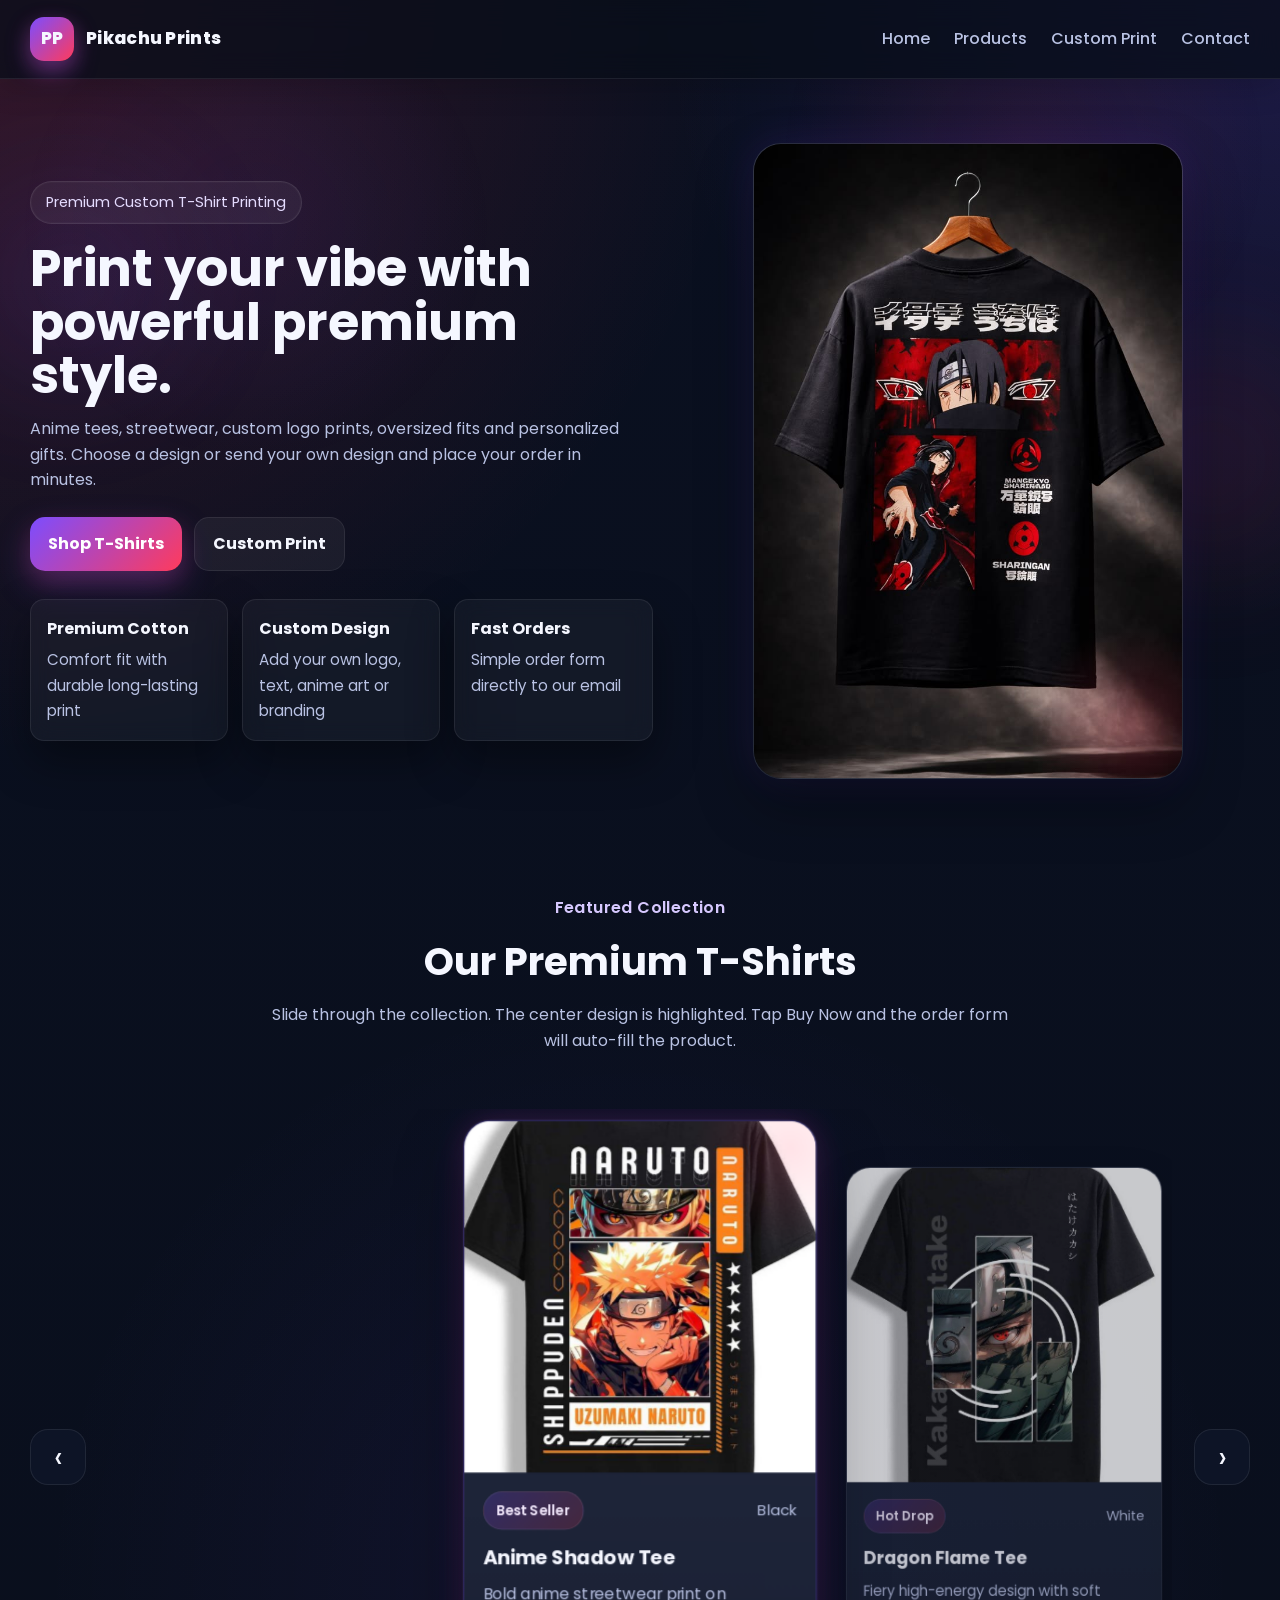
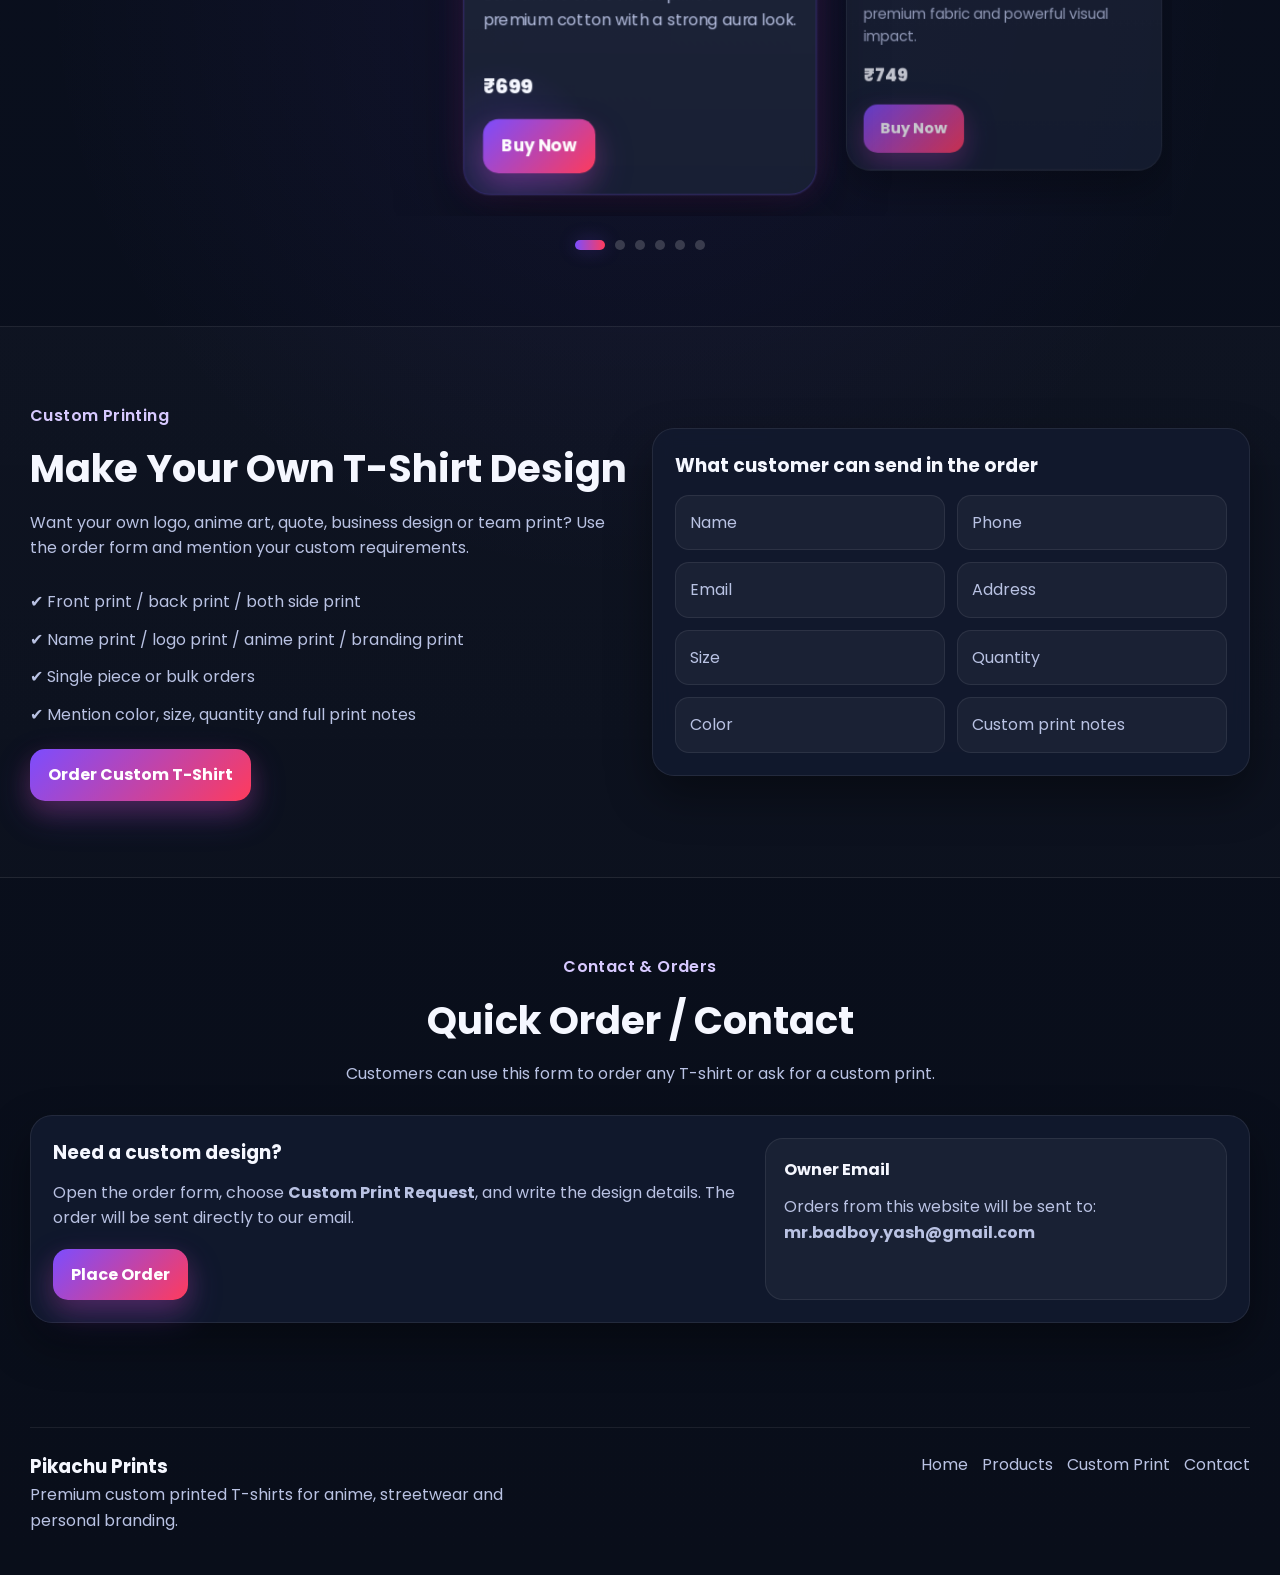
<file: index.html>
<!DOCTYPE html>
<html lang="en">
<head>
  <meta charset="UTF-8" />
  <meta name="viewport" content="width=device-width, initial-scale=1.0" />
  <title>Pikachu Prints | Premium T-Shirt Store</title>
  <meta
    name="description"
    content="Custom printed T-shirts, anime tees, streetwear and personalized designs."
  />

  <link rel="preconnect" href="https://fonts.googleapis.com" />
  <link rel="preconnect" href="https://fonts.gstatic.com" crossorigin />
  <link
    href="https://fonts.googleapis.com/css2?family=Poppins:wght@300;400;500;600;700;800&display=swap"
    rel="stylesheet"
  />

  <link rel="stylesheet" href="style.css" />
</head>
<body>

  <!-- =========================
       HEADER
  ========================== -->
  <header class="header">
    <div class="container nav">
      <a href="#home" class="logo">
        <span class="logo-badge">PP</span>
        <span>Pikachu Prints</span>
      </a>

      <nav class="nav-links" id="navLinks">
        <a href="#home">Home</a>
        <a href="#products">Products</a>
        <a href="#custom">Custom Print</a>
        <a href="#contact">Contact</a>
      </nav>

      <button class="menu-btn" id="menuBtn" aria-label="Open menu" type="button">☰</button>
    </div>
  </header>

  <!-- =========================
       HERO
  ========================== -->
  <section class="hero" id="home">
    <div class="container hero-grid">
      <div class="hero-text">
        <span class="tag">Premium Custom T-Shirt Printing</span>
        <h1>Print your vibe with powerful premium style.</h1>
        <p>
          Anime tees, streetwear, custom logo prints, oversized fits and personalized gifts.
          Choose a design or send your own design and place your order in minutes.
        </p>

        <div class="hero-actions">
          <a href="#products" class="btn btn-primary">Shop T-Shirts</a>
          <a href="#custom" class="btn btn-secondary">Custom Print</a>
        </div>

        <div class="hero-features">
          <div class="feature-card">
            <strong>Premium Cotton</strong>
            <span>Comfort fit with durable long-lasting print</span>
          </div>
          <div class="feature-card">
            <strong>Custom Design</strong>
            <span>Add your own logo, text, anime art or branding</span>
          </div>
          <div class="feature-card">
            <strong>Fast Orders</strong>
            <span>Simple order form directly to our email</span>
          </div>
        </div>
      </div>

      <div class="hero-visual">
        <div class="hero-card glow-card">
          <img src="tee0.jpg" alt="Featured T-shirt" />
          <div class="hero-card-info">
            <h3>Anime Shadow Tee</h3>
            <p>₹699 • Oversized • Black</p>
            <button
              class="btn btn-primary buy-btn"
              data-product="Anime Shadow Tee"
              data-price="699"
              type="button"
            >
              Buy Now
            </button>
          </div>
        </div>
      </div>
    </div>
  </section>

  <!-- =========================
       PRODUCTS SLIDER
  ========================== -->
  <section class="section products-slider-section" id="products">
    <div class="container">
      <div class="section-head">
        <span class="section-kicker">Featured Collection</span>
        <h2>Our Premium T-Shirts</h2>
        <p>
          Slide through the collection. The center design is highlighted.
          Tap Buy Now and the order form will auto-fill the product.
        </p>
      </div>

      <div class="products-slider-wrap">
        <!-- Left arrow -->
        <button class="slider-arrow slider-arrow-left" id="prevProduct" type="button" aria-label="Previous product">
          ‹
        </button>

        <!-- Slider viewport -->
        <div class="products-slider">
          <div class="product-track" id="productTrack">

            <!-- Slide 1 -->
            <article class="product-slide active">
              <div class="product-card premium-card">
                <div class="product-img">
                  <img src="tee1.jpg" alt="Anime Shadow Tee" />
                </div>

                <div class="product-body">
                  <div class="product-topline">
                    <span class="product-badge">Best Seller</span>
                    <span class="product-color">Black</span>
                  </div>

                  <h3>Anime Shadow Tee</h3>
                  <p>Bold anime streetwear print on premium cotton with a strong aura look.</p>

                  <div class="product-meta">
                    <span class="price">₹699</span>
                  </div>

                  <button
                    class="btn btn-primary buy-btn"
                    data-product="Anime Shadow Tee"
                    data-price="699"
                    type="button"
                  >
                    Buy Now
                  </button>
                </div>
              </div>
            </article>

            <!-- Slide 2 -->
            <article class="product-slide">
              <div class="product-card premium-card">
                <div class="product-img">
                  <img src="tee2.jpg" alt="Dragon Flame Tee" />
                </div>

                <div class="product-body">
                  <div class="product-topline">
                    <span class="product-badge">Hot Drop</span>
                    <span class="product-color">White</span>
                  </div>

                  <h3>Dragon Flame Tee</h3>
                  <p>Fiery high-energy design with soft premium fabric and powerful visual impact.</p>

                  <div class="product-meta">
                    <span class="price">₹749</span>
                  </div>

                  <button
                    class="btn btn-primary buy-btn"
                    data-product="Dragon Flame Tee"
                    data-price="749"
                    type="button"
                  >
                    Buy Now
                  </button>
                </div>
              </div>
            </article>

            <!-- Slide 3 -->
            <article class="product-slide">
              <div class="product-card premium-card">
                <div class="product-img">
                  <img src="tee3.jpg" alt="Minimal Aura Tee" />
                </div>

                <div class="product-body">
                  <div class="product-topline">
                    <span class="product-badge">Clean Style</span>
                    <span class="product-color">Beige</span>
                  </div>

                  <h3>Minimal Aura Tee</h3>
                  <p>Minimal premium chest print tee for a clean and stylish everyday look.</p>

                  <div class="product-meta">
                    <span class="price">₹649</span>
                  </div>

                  <button
                    class="btn btn-primary buy-btn"
                    data-product="Minimal Aura Tee"
                    data-price="649"
                    type="button"
                  >
                    Buy Now
                  </button>
                </div>
              </div>
            </article>

            <!-- Slide 4 -->
            <article class="product-slide">
              <div class="product-card premium-card">
                <div class="product-img">
                  <img src="tee4.jpg" alt="Samurai Ink Tee" />
                </div>

                <div class="product-body">
                  <div class="product-topline">
                    <span class="product-badge">Japanese Style</span>
                    <span class="product-color">Navy</span>
                  </div>

                  <h3>Samurai Ink Tee</h3>
                  <p>Brush-art inspired premium tee with bold samurai back-print aesthetics.</p>

                  <div class="product-meta">
                    <span class="price">₹799</span>
                  </div>

                  <button
                    class="btn btn-primary buy-btn"
                    data-product="Samurai Ink Tee"
                    data-price="799"
                    type="button"
                  >
                    Buy Now
                  </button>
                </div>
              </div>
            </article>

            <!-- Slide 5 -->
            <article class="product-slide">
              <div class="product-card premium-card">
                <div class="product-img">
                  <img src="tee5.jpg" alt="Cyber Pulse Tee" />
                </div>

                <div class="product-body">
                  <div class="product-topline">
                    <span class="product-badge">Futuristic</span>
                    <span class="product-color">Grey</span>
                  </div>

                  <h3>Cyber Pulse Tee</h3>
                  <p>Neon futuristic digital print with a premium streetwear cyber vibe.</p>

                  <div class="product-meta">
                    <span class="price">₹849</span>
                  </div>

                  <button
                    class="btn btn-primary buy-btn"
                    data-product="Cyber Pulse Tee"
                    data-price="849"
                    type="button"
                  >
                    Buy Now
                  </button>
                </div>
              </div>
            </article>

            <!-- Slide 6 -->
            <article class="product-slide">
              <div class="product-card premium-card">
                <div class="product-img">
                  <img src="tee6.jpg" alt="Custom Name Tee" />
                </div>

                <div class="product-body">
                  <div class="product-topline">
                    <span class="product-badge">Custom</span>
                    <span class="product-color">Any Color</span>
                  </div>

                  <h3>Custom Name Tee</h3>
                  <p>Add your own name, logo, quote or design to create your own personalized tee.</p>

                  <div class="product-meta">
                    <span class="price">₹899</span>
                  </div>

                  <button
                    class="btn btn-primary buy-btn"
                    data-product="Custom Name Tee"
                    data-price="899"
                    type="button"
                  >
                    Buy Now
                  </button>
                </div>
              </div>
            </article>

          </div>
        </div>

        <!-- Right arrow -->
        <button class="slider-arrow slider-arrow-right" id="nextProduct" type="button" aria-label="Next product">
          ›
        </button>
      </div>

      <!-- Slider dots -->
      <div class="slider-dots" id="productDots"></div>
    </div>
  </section>

  <!-- =========================
       CUSTOM PRINT
  ========================== -->
  <section class="section alt-section" id="custom">
    <div class="container custom-grid">
      <div>
        <div class="section-head left">
          <span class="section-kicker">Custom Printing</span>
          <h2>Make Your Own T-Shirt Design</h2>
          <p>
            Want your own logo, anime art, quote, business design or team print?
            Use the order form and mention your custom requirements.
          </p>
        </div>

        <ul class="custom-list">
          <li>✔ Front print / back print / both side print</li>
          <li>✔ Name print / logo print / anime print / branding print</li>
          <li>✔ Single piece or bulk orders</li>
          <li>✔ Mention color, size, quantity and full print notes</li>
        </ul>

        <button class="btn btn-primary open-custom-order" type="button">
          Order Custom T-Shirt
        </button>
      </div>

      <div class="custom-card">
        <h3>What customer can send in the order</h3>
        <div class="custom-info-grid">
          <div class="info-box">Name</div>
          <div class="info-box">Phone</div>
          <div class="info-box">Email</div>
          <div class="info-box">Address</div>
          <div class="info-box">Size</div>
          <div class="info-box">Quantity</div>
          <div class="info-box">Color</div>
          <div class="info-box">Custom print notes</div>
        </div>
      </div>
    </div>
  </section>

  <!-- =========================
       CONTACT
  ========================== -->
  <section class="section" id="contact">
    <div class="container">
      <div class="section-head">
        <span class="section-kicker">Contact & Orders</span>
        <h2>Quick Order / Contact</h2>
        <p>
          Customers can use this form to order any T-shirt or ask for a custom print.
        </p>
      </div>

      <div class="contact-card">
        <div class="contact-copy">
          <h3>Need a custom design?</h3>
          <p>
            Open the order form, choose <strong>Custom Print Request</strong>,
            and write the design details. The order will be sent directly to our email.
          </p>
          <button class="btn btn-primary open-custom-order" type="button">
            Place Order
          </button>
        </div>

        <div class="contact-note">
          <h4>Owner Email</h4>
          <p>
            Orders from this website will be sent to:
            <strong>mr.badboy.yash@gmail.com</strong>
          </p>
        </div>
      </div>
    </div>
  </section>

  <!-- =========================
       FOOTER
  ========================== -->
  <footer class="footer">
    <div class="container footer-wrap">
      <div>
        <h3>Pikachu Prints</h3>
        <p>
          Premium custom printed T-shirts for anime, streetwear and personal branding.
        </p>
      </div>

      <div class="footer-links">
        <a href="#home">Home</a>
        <a href="#products">Products</a>
        <a href="#custom">Custom Print</a>
        <a href="#contact">Contact</a>
      </div>
    </div>
  </footer>

  <!-- =========================
       ORDER MODAL
  ========================== -->
  <div class="modal" id="orderModal" aria-hidden="true">
    <div class="modal-overlay" id="modalOverlay"></div>

    <div class="modal-card" role="dialog" aria-modal="true" aria-labelledby="orderTitle">
      <button class="close-modal" id="closeModal" aria-label="Close" type="button">✕</button>

      <div class="modal-head">
        <h2 id="orderTitle">Place Your Order</h2>
        <p>Fill the details. This order will be sent directly to our email.</p>
      </div>

      <form
        id="orderForm"
        class="order-form"
        action="https://formsubmit.co/mr.badboy.yash@gmail.com"
        method="POST"
        target="hidden_iframe"
      >
        <!-- FormSubmit settings -->
        <input type="hidden" name="_subject" value="New T-Shirt Order - Pikachu Prints" />
        <input type="hidden" name="_template" value="table" />
        <input type="hidden" name="_captcha" value="false" />
        <input
          type="hidden"
          name="_next"
          value="https://yashaaaaviruser.github.io/T-shirt-Store/thanks.html"
        />

        <!-- Honeypot anti-spam -->
        <input
          type="text"
          name="_honey"
          class="hidden-honey"
          tabindex="-1"
          autocomplete="off"
        />

        <div class="form-grid">
          <div class="form-group">
            <label for="customerName">Full Name</label>
            <input
              type="text"
              id="customerName"
              name="Customer Name"
              placeholder="Enter full name"
              required
            />
          </div>

          <div class="form-group">
            <label for="customerPhone">Phone Number</label>
            <input
              type="tel"
              id="customerPhone"
              name="Phone Number"
              placeholder="Enter phone number"
              required
            />
          </div>

          <div class="form-group">
            <label for="customerEmail">Email</label>
            <input
              type="email"
              id="customerEmail"
              name="Customer Email"
              placeholder="Enter email"
              required
            />
          </div>

          <div class="form-group">
            <label for="cityState">City / State</label>
            <input
              type="text"
              id="cityState"
              name="City / State"
              placeholder="Example: Pune, Maharashtra"
              required
            />
          </div>

          <div class="form-group full">
            <label for="customerAddress">Full Delivery Address</label>
            <textarea
              id="customerAddress"
              name="Delivery Address"
              placeholder="House no, area, city, state, pincode"
              required
            ></textarea>
          </div>

          <div class="form-group">
            <label for="productName">Product</label>
            <input
              type="text"
              id="productName"
              name="Product Name"
              placeholder="Selected product"
              required
            />
          </div>

          <div class="form-group">
            <label for="productPrice">Price (₹)</label>
            <input
              type="text"
              id="productPrice"
              name="Product Price"
              placeholder="Price"
              required
            />
          </div>

          <div class="form-group">
            <label for="size">Size</label>
            <select id="size" name="Size" required>
              <option value="">Select size</option>
              <option>S</option>
              <option>M</option>
              <option>L</option>
              <option>XL</option>
              <option>XXL</option>
            </select>
          </div>

          <div class="form-group">
            <label for="quantity">Quantity</label>
            <input type="number" id="quantity" name="Quantity" min="1" value="1" required />
          </div>

          <div class="form-group">
            <label for="color">Preferred Color</label>
            <input
              type="text"
              id="color"
              name="Preferred Color"
              placeholder="Black / White / Grey etc."
            />
          </div>

          <div class="form-group">
            <label for="printType">Order Type</label>
            <select id="printType" name="Order Type" required>
              <option value="Ready Product Order">Ready Product Order</option>
              <option value="Custom Print Request">Custom Print Request</option>
            </select>
          </div>

          <div class="form-group full">
            <label for="customNotes">Custom Print Notes / Design Instructions</label>
            <textarea
              id="customNotes"
              name="Custom Notes"
              placeholder="Write logo text, anime design name, front/back print, sleeve print, special request, etc."
            ></textarea>
          </div>

          <div class="form-group full">
            <label for="orderSummary">Order Summary</label>
            <textarea
              id="orderSummary"
              name="Order Summary"
              readonly
              placeholder="Auto-generated summary will appear here"
            ></textarea>
          </div>
        </div>

        <div class="form-actions">
          <button type="button" class="btn btn-secondary" id="cancelModal">Cancel</button>
          <button type="submit" class="btn btn-primary big-btn">Place Order</button>
        </div>
      </form>

      <iframe name="hidden_iframe" style="display:none;"></iframe>
    </div>
  </div>

  <script src="script.js"></script>
</body>
</html>
</file>
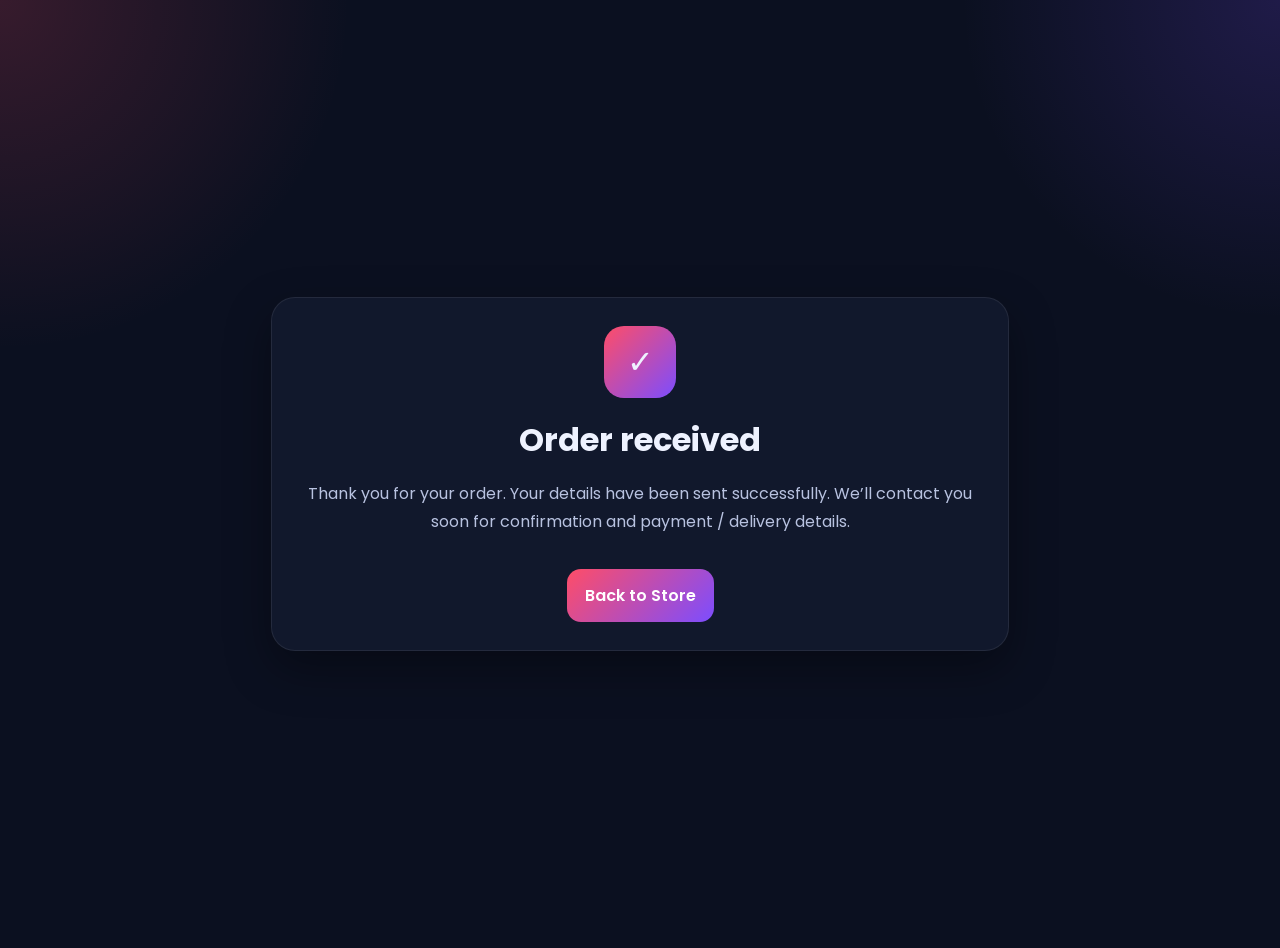
<file: thanks.html>
<!DOCTYPE html>
<html lang="en">
<head>
  <meta charset="UTF-8" />
  <meta name="viewport" content="width=device-width, initial-scale=1.0" />
  <title>Order Received | Pikachu Prints</title>
  <link rel="preconnect" href="https://fonts.googleapis.com">
  <link rel="preconnect" href="https://fonts.gstatic.com" crossorigin>
  <link href="https://fonts.googleapis.com/css2?family=Poppins:wght@300;400;500;600;700;800&display=swap" rel="stylesheet">
  <style>
    body{
      margin:0;
      min-height:100vh;
      display:grid;
      place-items:center;
      font-family:Poppins,sans-serif;
      background:
        radial-gradient(circle at top right, rgba(124,77,255,0.18), transparent 20%),
        radial-gradient(circle at top left, rgba(255,77,103,0.18), transparent 22%),
        #0b1020;
      color:#eef2ff;
      padding:24px;
    }
    .card{
      width:min(100%, 680px);
      background:#11182c;
      border:1px solid rgba(255,255,255,0.08);
      border-radius:24px;
      padding:28px;
      text-align:center;
      box-shadow:0 18px 45px rgba(0,0,0,0.35);
    }
    .icon{
      width:72px;
      height:72px;
      border-radius:20px;
      display:grid;
      place-items:center;
      margin:0 auto 18px;
      font-size:2rem;
      background:linear-gradient(135deg,#ff4d67,#7c4dff);
    }
    h1{ margin:0 0 10px; }
    p{ color:#b8c2e0; line-height:1.7; }
    a{
      display:inline-block;
      margin-top:18px;
      padding:14px 18px;
      border-radius:14px;
      background:linear-gradient(135deg,#ff4d67,#7c4dff);
      color:white;
      text-decoration:none;
      font-weight:600;
    }
  </style>
</head>
<body>
  <div class="card">
    <div class="icon">✓</div>
    <h1>Order received</h1>
    <p>
      Thank you for your order. Your details have been sent successfully.
      We’ll contact you soon for confirmation and payment / delivery details.
    </p>
    <a href="./index.html">Back to Store</a>
  </div>
</body>
</html>
</file>
<file: style.css>
:root{
  --bg: #090e1a;
  --bg-2: #0f1628;
  --panel: rgba(18, 26, 46, 0.92);
  --panel-2: rgba(255,255,255,0.05);
  --text: #f5f7ff;
  --muted: #b9c2e3;
  --line: rgba(255,255,255,0.08);

  /* THEME */
  --brand-1: #7C4DFF;   /* Purple */
  --brand-2: #FF3B5C;   /* Crimson Red */

  --glow-1: rgba(124,77,255,0.45);
  --glow-2: rgba(255,59,92,0.35);

  --success: #16c784;
  --shadow: 0 20px 45px rgba(0,0,0,0.38);
  --radius: 22px;
  --radius-sm: 14px;
  --container: 1220px;
}

/* =========================
   RESET
========================= */
*{
  margin: 0;
  padding: 0;
  box-sizing: border-box;
}

html{
  scroll-behavior: smooth;
}

body{
  font-family: 'Poppins', sans-serif;
  color: var(--text);
  line-height: 1.6;
  background:
    radial-gradient(circle at top right, rgba(124,77,255,0.18), transparent 18%),
    radial-gradient(circle at top left, rgba(255,59,92,0.18), transparent 22%),
    radial-gradient(circle at center, rgba(124,77,255,0.08), transparent 35%),
    linear-gradient(180deg, #0a1020 0%, #090e1a 100%);
  overflow-x: hidden;
  min-height: 100vh;
}

img{
  display: block;
  width: 100%;
  height: 100%;
  object-fit: cover;
}

a{
  color: inherit;
  text-decoration: none;
}

button,
input,
textarea,
select{
  font: inherit;
}

.container{
  width: min(100% - 32px, var(--container));
  margin-inline: auto;
}

/* =========================
   BACKGROUND DECOR
========================= */
body::before,
body::after{
  content: "";
  position: fixed;
  inset: auto;
  pointer-events: none;
  z-index: -1;
  filter: blur(60px);
  opacity: 0.7;
}

body::before{
  width: 320px;
  height: 320px;
  left: -90px;
  top: 120px;
  border-radius: 50%;
  background: radial-gradient(circle, rgba(124,77,255,0.25), transparent 68%);
}

body::after{
  width: 360px;
  height: 360px;
  right: -110px;
  top: 280px;
  border-radius: 50%;
  background: radial-gradient(circle, rgba(255,59,92,0.18), transparent 70%);
}

/* =========================
   HEADER
========================= */
.header{
  position: sticky;
  top: 0;
  z-index: 50;
  backdrop-filter: blur(14px);
  background: rgba(9,14,26,0.76);
  border-bottom: 1px solid var(--line);
  box-shadow: 0 8px 30px rgba(0,0,0,0.18);
}

.nav{
  min-height: 78px;
  display: flex;
  align-items: center;
  justify-content: space-between;
  gap: 18px;
}

.logo{
  display: inline-flex;
  align-items: center;
  gap: 12px;
  font-weight: 800;
  font-size: 1.08rem;
  letter-spacing: 0.3px;
}

.logo-badge{
  width: 44px;
  height: 44px;
  border-radius: 14px;
  display: grid;
  place-items: center;
  background: linear-gradient(135deg, var(--brand-1), var(--brand-2));
  box-shadow:
    0 10px 25px rgba(124,77,255,0.35),
    0 8px 20px rgba(255,59,92,0.25);
}

.nav-links{
  display: flex;
  align-items: center;
  gap: 24px;
}

.nav-links a{
  color: var(--muted);
  font-weight: 500;
  transition: 0.22s ease;
  position: relative;
}

.nav-links a:hover{
  color: var(--text);
}

.nav-links a::after{
  content: "";
  position: absolute;
  left: 0;
  bottom: -6px;
  width: 0%;
  height: 2px;
  border-radius: 999px;
  background: linear-gradient(90deg, var(--brand-1), var(--brand-2));
  transition: 0.25s ease;
}

.nav-links a:hover::after{
  width: 100%;
}

.menu-btn{
  display: none;
  background: rgba(255,255,255,0.03);
  color: var(--text);
  border: 1px solid var(--line);
  padding: 10px 12px;
  border-radius: 12px;
  cursor: pointer;
}

/* =========================
   BUTTONS
========================= */
.btn{
  border: none;
  border-radius: 15px;
  padding: 13px 18px;
  font-weight: 700;
  cursor: pointer;
  transition:
    transform 0.18s ease,
    opacity 0.18s ease,
    box-shadow 0.18s ease,
    filter 0.18s ease;
  display: inline-flex;
  align-items: center;
  justify-content: center;
  text-align: center;
}

.btn:hover{
  transform: translateY(-2px);
  filter: brightness(1.04);
}

.btn-primary{
  color: white;
  background: linear-gradient(135deg, var(--brand-1), var(--brand-2));
  box-shadow:
    0 14px 35px rgba(124,77,255,0.25),
    0 10px 25px rgba(255,59,92,0.20);
}

.btn-secondary{
  color: var(--text);
  background: rgba(255,255,255,0.05);
  border: 1px solid var(--line);
}

.big-btn{
  width: 100%;
  padding-block: 15px;
  font-size: 1rem;
}

/* =========================
   HERO
========================= */
.hero{
  padding: 64px 0 40px;
  position: relative;
}

.hero::before{
  content: "";
  position: absolute;
  inset: 0;
  pointer-events: none;
  background:
    radial-gradient(circle at 20% 20%, rgba(124,77,255,0.08), transparent 20%),
    radial-gradient(circle at 80% 10%, rgba(255,59,92,0.08), transparent 20%);
}

.hero-grid{
  display: grid;
  grid-template-columns: 1.05fr 0.95fr;
  gap: 34px;
  align-items: center;
  position: relative;
  z-index: 1;
}

.tag{
  display: inline-flex;
  padding: 9px 15px;
  border-radius: 999px;
  border: 1px solid rgba(255,255,255,0.09);
  background: rgba(255,255,255,0.05);
  color: #e5dcff;
  margin-bottom: 18px;
  font-size: 0.92rem;
  box-shadow: inset 0 0 0 1px rgba(255,255,255,0.02);
}

.hero-text h1{
  font-size: clamp(2.2rem, 4vw, 4.4rem);
  line-height: 1.04;
  margin-bottom: 14px;
}

.hero-text p{
  color: var(--muted);
  max-width: 62ch;
  margin-bottom: 24px;
  font-size: 1rem;
}

.hero-actions{
  display: flex;
  flex-wrap: wrap;
  gap: 12px;
  margin-bottom: 28px;
}

.hero-features{
  display: grid;
  grid-template-columns: repeat(3, 1fr);
  gap: 14px;
}

.feature-card{
  background: rgba(255,255,255,0.04);
  border: 1px solid var(--line);
  border-radius: var(--radius-sm);
  padding: 16px;
  box-shadow: var(--shadow);
  backdrop-filter: blur(10px);
}

.feature-card strong{
  display: block;
  margin-bottom: 6px;
}

.feature-card span{
  color: var(--muted);
  font-size: 0.95rem;
}

/* =========================
   HERO PRODUCT CARD
========================= */
.hero-visual{
  display: flex;
  justify-content: center;
}

.glow-card{
  width: min(100%, 430px);
  background: linear-gradient(180deg, rgba(255,255,255,0.09), rgba(255,255,255,0.04));
  border: 1px solid rgba(255,255,255,0.08);
  border-radius: 28px;
  overflow: hidden;
  box-shadow:
    0 24px 55px rgba(0,0,0,0.35),
    0 0 40px rgba(124,77,255,0.15);
  position: relative;
}

.glow-card::before{
  content: "";
  position: absolute;
  inset: -40% auto auto -20%;
  width: 220px;
  height: 220px;
  border-radius: 50%;
  background: radial-gradient(circle, rgba(124,77,255,0.22), transparent 65%);
  pointer-events: none;
}

.glow-card::after{
  content: "";
  position: absolute;
  right: -60px;
  bottom: -60px;
  width: 220px;
  height: 220px;
  border-radius: 50%;
  background: radial-gradient(circle, rgba(255,59,92,0.20), transparent 65%);
  pointer-events: none;
}

.hero-card img{
  aspect-ratio: 4 / 4.4;
}

.hero-card-info{
  padding: 18px;
  position: relative;
  z-index: 1;
}

.hero-card-info h3{
  margin-bottom: 6px;
}

.hero-card-info p{
  color: var(--muted);
  margin-bottom: 14px;
}

/* =========================
   SECTIONS
========================= */
.section{
  padding: 76px 0;
}

.alt-section{
  background: linear-gradient(180deg, rgba(255,255,255,0.025), rgba(255,255,255,0.015));
  border-top: 1px solid var(--line);
  border-bottom: 1px solid var(--line);
}

.section-head{
  text-align: center;
  max-width: 760px;
  margin: 0 auto 28px;
}

.section-head.left{
  text-align: left;
  margin-inline: 0;
}

.section-kicker{
  display: inline-block;
  color: #d7c9ff;
  font-weight: 600;
  margin-bottom: 10px;
  letter-spacing: 0.4px;
}

.section-head h2{
  font-size: clamp(1.8rem, 3vw, 2.6rem);
  margin-bottom: 10px;
}

.section-head p{
  color: var(--muted);
}

/* =========================
   PRODUCTS SLIDER SECTION
========================= */
.products-slider-section{
  position: relative;
}

.products-slider-wrap{
  position: relative;
  width: 100%;
  overflow: hidden;
  padding: 28px 78px 18px;
}

/* Slider viewport */
.products-slider{
  overflow: hidden;
  width: 100%;
  position: relative;
  min-height: 590px;
}

/* Moving track */
.product-track{
  display: flex;
  align-items: stretch;
  gap: 24px;
  transition: transform 0.65s cubic-bezier(0.22, 0.61, 0.36, 1);
  will-change: transform;
  padding: 24px 0 34px;
}

/* Each slide */
.product-slide{
  flex: 0 0 340px;
  transition:
    transform 0.5s ease,
    opacity 0.5s ease,
    filter 0.5s ease;
  opacity: 0.48;
  transform: scale(0.88) translateY(22px);
  filter: blur(0.2px);
  position: relative;
}

/* center slide */
.product-slide.active{
  opacity: 1;
  transform: scale(1.04) translateY(0);
  z-index: 3;
  filter: none;
}

/* left / right visible side slides */
.product-slide.prev,
.product-slide.next{
  opacity: 0.78;
  transform: scale(0.93) translateY(12px);
  z-index: 2;
}

/* other far slides */
.product-slide.far{
  opacity: 0.22;
  transform: scale(0.84) translateY(28px);
  z-index: 1;
}

/* premium product card */
.product-card.premium-card{
  height: 100%;
  background:
    linear-gradient(180deg, rgba(255,255,255,0.08), rgba(255,255,255,0.03)),
    var(--panel);
  border: 1px solid var(--line);
  border-radius: 26px;
  overflow: hidden;
  box-shadow: var(--shadow);
  position: relative;
  transition:
    box-shadow 0.35s ease,
    border-color 0.35s ease,
    transform 0.35s ease;
  backdrop-filter: blur(12px);
}

.product-card.premium-card::before{
  content: "";
  position: absolute;
  left: -60px;
  bottom: -60px;
  width: 190px;
  height: 190px;
  border-radius: 50%;
  background: radial-gradient(circle, rgba(124,77,255,0.16), transparent 70%);
  opacity: 0;
  transition: 0.35s ease;
  pointer-events: none;
}

.product-card.premium-card::after{
  content: "";
  position: absolute;
  right: -70px;
  top: -70px;
  width: 190px;
  height: 190px;
  border-radius: 50%;
  background: radial-gradient(circle, rgba(255,59,92,0.14), transparent 70%);
  opacity: 0;
  transition: 0.35s ease;
  pointer-events: none;
}

.product-slide.active .product-card.premium-card{
  border-color: rgba(124,77,255,0.28);
  box-shadow:
    0 28px 65px rgba(0,0,0,0.44),
    0 0 0 1px rgba(255,255,255,0.04),
    0 0 38px rgba(124,77,255,0.18),
    0 0 30px rgba(255,59,92,0.12);
}

.product-slide.active .product-card.premium-card::before,
.product-slide.active .product-card.premium-card::after{
  opacity: 1;
}

.product-img{
  aspect-ratio: 1 / 1;
  overflow: hidden;
  position: relative;
}

.product-img img{
  transition: transform 0.45s ease;
}

.product-slide.active .product-img img{
  transform: scale(1.06);
}

.product-body{
  padding: 18px;
  position: relative;
  z-index: 1;
}

.product-topline{
  display: flex;
  align-items: center;
  justify-content: space-between;
  gap: 12px;
  margin-bottom: 12px;
}

.product-badge{
  display: inline-flex;
  align-items: center;
  justify-content: center;
  padding: 7px 12px;
  border-radius: 999px;
  font-size: 0.82rem;
  font-weight: 600;
  color: #f6ecff;
  background: linear-gradient(135deg, rgba(124,77,255,0.22), rgba(255,59,92,0.18));
  border: 1px solid rgba(255,255,255,0.08);
}

.product-color{
  color: var(--muted);
  font-size: 0.9rem;
}

.product-body h3{
  margin-bottom: 8px;
  font-size: 1.18rem;
}

.product-body p{
  color: var(--muted);
  margin-bottom: 14px;
  min-height: 72px;
  font-size: 0.96rem;
}

.product-meta{
  display: flex;
  justify-content: space-between;
  align-items: center;
  gap: 10px;
  margin-bottom: 16px;
}

.price{
  font-weight: 800;
  font-size: 1.18rem;
}

/* Slider arrows */
.slider-arrow{
  position: absolute;
  top: 50%;
  transform: translateY(-50%);
  z-index: 5;
  width: 56px;
  height: 56px;
  border-radius: 18px;
  border: 1px solid var(--line);
  background: rgba(15, 22, 40, 0.85);
  color: var(--text);
  font-size: 2rem;
  line-height: 1;
  display: grid;
  place-items: center;
  cursor: pointer;
  transition:
    transform 0.22s ease,
    box-shadow 0.22s ease,
    background 0.22s ease,
    border-color 0.22s ease;
  backdrop-filter: blur(12px);
}

.slider-arrow:hover{
  transform: translateY(-50%) scale(1.04);
  background: rgba(24, 34, 58, 0.95);
  border-color: rgba(124,77,255,0.35);
  box-shadow:
    0 14px 30px rgba(0,0,0,0.28),
    0 0 24px rgba(124,77,255,0.18);
}

.slider-arrow-left{
  left: 0;
}

.slider-arrow-right{
  right: 0;
}

/* Slider dots */
.slider-dots{
  display: flex;
  justify-content: center;
  gap: 10px;
  margin-top: 6px;
  flex-wrap: wrap;
}

.slider-dot{
  width: 10px;
  height: 10px;
  border-radius: 999px;
  border: none;
  cursor: pointer;
  background: rgba(255,255,255,0.18);
  transition:
    transform 0.25s ease,
    width 0.25s ease,
    background 0.25s ease,
    box-shadow 0.25s ease;
}

.slider-dot.active{
  width: 30px;
  background: linear-gradient(90deg, var(--brand-1), var(--brand-2));
  box-shadow: 0 0 18px rgba(124,77,255,0.25);
}

/* =========================
   CUSTOM SECTION
========================= */
.custom-grid{
  display: grid;
  grid-template-columns: 1fr 1fr;
  gap: 24px;
  align-items: center;
}

.custom-list{
  list-style: none;
  display: grid;
  gap: 12px;
  margin: 18px 0 22px;
  color: var(--muted);
}

.custom-card{
  background: var(--panel);
  border: 1px solid var(--line);
  border-radius: 22px;
  padding: 22px;
  box-shadow: var(--shadow);
  backdrop-filter: blur(10px);
}

.custom-card h3{
  margin-bottom: 14px;
}

.custom-info-grid{
  display: grid;
  grid-template-columns: repeat(2, 1fr);
  gap: 12px;
}

.info-box{
  padding: 14px;
  background: rgba(255,255,255,0.04);
  border: 1px solid var(--line);
  border-radius: 14px;
  color: var(--muted);
}

/* =========================
   CONTACT
========================= */
.contact-card{
  display: grid;
  grid-template-columns: 1.2fr 0.8fr;
  gap: 20px;
  background: var(--panel);
  border: 1px solid var(--line);
  border-radius: 22px;
  padding: 22px;
  box-shadow: var(--shadow);
  backdrop-filter: blur(10px);
}

.contact-copy p,
.contact-note p{
  color: var(--muted);
  margin: 12px 0 18px;
}

.contact-note{
  background: rgba(255,255,255,0.04);
  border: 1px solid var(--line);
  border-radius: 18px;
  padding: 18px;
}

/* =========================
   FOOTER
========================= */
.footer{
  padding: 28px 0 42px;
}

.footer-wrap{
  display: flex;
  justify-content: space-between;
  gap: 18px;
  align-items: flex-start;
  border-top: 1px solid var(--line);
  padding-top: 24px;
}

.footer p{
  color: var(--muted);
  max-width: 50ch;
}

.footer-links{
  display: flex;
  flex-wrap: wrap;
  gap: 14px;
  color: var(--muted);
}

.footer-links a:hover{
  color: var(--text);
}

/* =========================
   MODAL
========================= */
.modal{
  position: fixed;
  inset: 0;
  display: none;
  z-index: 100;
}

.modal.show{
  display: block;
}

.modal-overlay{
  position: absolute;
  inset: 0;
  background: rgba(4, 8, 20, 0.78);
  backdrop-filter: blur(8px);
}

.modal-card{
  position: relative;
  width: min(100% - 24px, 940px);
  max-height: calc(100vh - 30px);
  overflow: auto;
  margin: 18px auto;
  background: #0f162b;
  border: 1px solid var(--line);
  border-radius: 24px;
  padding: 22px;
  box-shadow:
    0 20px 60px rgba(0,0,0,0.45),
    0 0 40px rgba(124,77,255,0.10);
}

.close-modal{
  position: absolute;
  top: 14px;
  right: 14px;
  width: 42px;
  height: 42px;
  border-radius: 12px;
  border: 1px solid var(--line);
  background: rgba(255,255,255,0.04);
  color: var(--text);
  cursor: pointer;
}

.modal-head{
  margin-bottom: 18px;
  padding-right: 48px;
}

.modal-head p{
  color: var(--muted);
  margin-top: 6px;
}

/* =========================
   FORM
========================= */
.order-form{
  display: block;
}

.form-grid{
  display: grid;
  grid-template-columns: repeat(2, 1fr);
  gap: 16px;
}

.form-group{
  display: flex;
  flex-direction: column;
  gap: 8px;
}

.form-group.full{
  grid-column: 1 / -1;
}

.form-group label{
  font-weight: 600;
  font-size: 0.95rem;
}

.form-group input,
.form-group select,
.form-group textarea{
  width: 100%;
  border-radius: 14px;
  border: 1px solid var(--line);
  background: rgba(255,255,255,0.04);
  color: var(--text);
  padding: 14px 14px;
  outline: none;
}

.form-group textarea{
  min-height: 120px;
  resize: vertical;
}

.form-group input::placeholder,
.form-group textarea::placeholder{
  color: #8f99b8;
}

.form-group input:focus,
.form-group textarea:focus,
.form-group select:focus{
  border-color: rgba(124,77,255,0.75);
  box-shadow: 0 0 0 3px rgba(124,77,255,0.15);
}

.form-actions{
  display: flex;
  flex-direction: column;
  gap: 12px;
  margin-top: 18px;
}

.hidden-honey{
  display: none !important;
}

/* =========================
   THANKS PAGE SUPPORT
   If thanks.html uses these classes,
   it will automatically look premium too.
========================= */
.thanks-page,
.thanks-section{
  min-height: 100vh;
}

.thanks-wrap,
.thanks-card{
  background: var(--panel);
  border: 1px solid var(--line);
  border-radius: 24px;
  box-shadow: var(--shadow);
  backdrop-filter: blur(10px);
}

.thanks-card{
  padding: 28px;
  text-align: center;
}

/* =========================
   FLOAT ANIMATION
========================= */
@keyframes floatGlow{
  0%{ transform: translateY(0px); }
  50%{ transform: translateY(-8px); }
  100%{ transform: translateY(0px); }
}

.glow-card{
  animation: floatGlow 4s ease-in-out infinite;
}

/* active slide floating */
.product-slide.active .product-card{
  animation: floatGlow 4s ease-in-out infinite;
}

/* =========================
   RESPONSIVE
========================= */
@media (max-width: 1180px){
  .product-slide{
    flex: 0 0 320px;
  }
}

@media (max-width: 1100px){
  .hero-grid,
  .custom-grid,
  .contact-card{
    grid-template-columns: 1fr;
  }

  .hero-features{
    grid-template-columns: 1fr;
  }

  .products-slider-wrap{
    padding-inline: 64px;
  }
}

@media (max-width: 920px){
  .product-slide{
    flex: 0 0 300px;
  }

  .products-slider{
    min-height: 560px;
  }
}

@media (max-width: 820px){
  .products-slider-wrap{
    padding-inline: 54px;
  }

  .product-slide{
    flex: 0 0 280px;
  }

  .product-slide.active{
    transform: scale(1.02) translateY(0);
  }

  .product-slide.prev,
  .product-slide.next{
    transform: scale(0.94) translateY(10px);
  }
}

@media (max-width: 720px){
  .nav-links{
    position: absolute;
    top: 78px;
    right: 16px;
    left: 16px;
    display: none;
    flex-direction: column;
    align-items: flex-start;
    background: #10172b;
    border: 1px solid var(--line);
    border-radius: 18px;
    padding: 14px;
    box-shadow: var(--shadow);
  }

  .nav-links.show{
    display: flex;
  }

  .menu-btn{
    display: inline-flex;
  }

  .form-grid{
    grid-template-columns: 1fr;
  }

  .custom-info-grid{
    grid-template-columns: 1fr;
  }

  .footer-wrap{
    flex-direction: column;
  }

  .hero{
    padding-top: 36px;
  }

  .section{
    padding: 58px 0;
  }

  .products-slider-wrap{
    padding-inline: 0;
  }

  .products-slider{
    min-height: auto;
  }

  .product-track{
    gap: 0;
    padding: 10px 0 22px;
  }

  .product-slide{
    flex: 0 0 100%;
    padding-inline: 10px;
    opacity: 1;
    transform: none;
    filter: none;
  }

  .product-slide.active,
  .product-slide.prev,
  .product-slide.next,
  .product-slide.far{
    opacity: 1;
    transform: none;
    filter: none;
  }

  .product-body p{
    min-height: auto;
  }

  .slider-arrow{
    width: 46px;
    height: 46px;
    font-size: 1.6rem;
    border-radius: 14px;
  }

  .slider-arrow-left{
    left: 6px;
  }

  .slider-arrow-right{
    right: 6px;
  }
}

@media (max-width: 520px){
  .container{
    width: min(100% - 20px, var(--container));
  }

  .hero-text h1{
    font-size: 2rem;
  }

  .tag{
    font-size: 0.84rem;
  }

  .slider-arrow{
    width: 42px;
    height: 42px;
  }

  .modal-card{
    padding: 18px;
    margin: 12px auto;
    border-radius: 20px;
  }

  .close-modal{
    width: 38px;
    height: 38px;
  }

  .product-topline{
    flex-wrap: wrap;
  }
}
</file>
